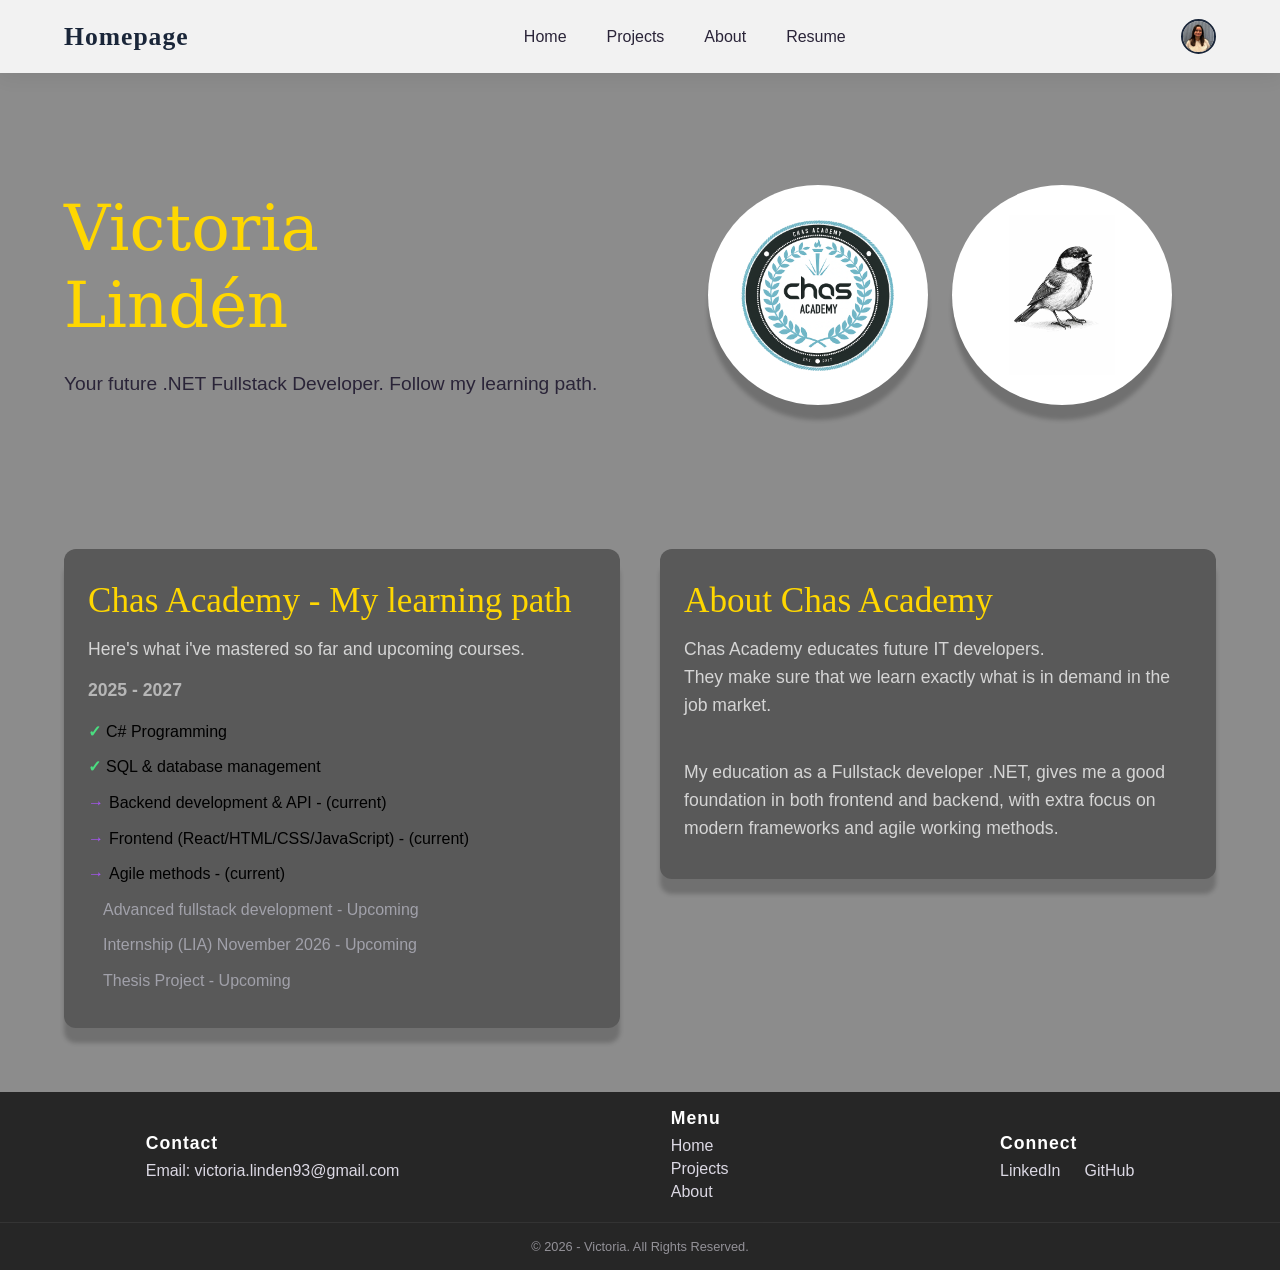
<file: index.html>
<!DOCTYPE html>
<html lang="en">
<head>
    <meta charset="UTF-8">
    <meta name="viewport" content="width=device-width, initial-scale=1.0">
    <title>Lab 1 - Frontend</title>
    <link rel="stylesheet" href="style.css">
    <script src="script.js" defer></script>
</head>
<body>
    <header>
        <nav>
            <div class="logo">Homepage</div>

            <ul class="nav-links">
                <li><a href="index.html">Home</a></li>
                <li><a href="project.html">Projects</a></li>
                <li><a href="about.html">About</a></li>
                <li><a href="resume.html">Resume</a></li>
            </ul>

            <div class="nav-right">
                <img src="images/userAvatar.jpg" alt="användarens-profilbild" class="user">
            </div>
        </nav>
    </header>

    <main>
        <!-- HERO SECTION  -->
        <section class="hero">
            <div class="hero-text">
                <h1>Victoria <br> Lindén</h1>
                <p>Your future .NET Fullstack Developer. Follow my learning path.</p>
            </div>

            <div class="hero-container"> 
                <div class="logo-slider"> <!--Unsure if i want to add more img later-->
                    <div class="logo-card"><img src="images/ChasTransparent.png" alt="chas academy logo"></div>
                    <div class="logo-card"><img src="images/parusM.webp" alt="logo of a deer"></div>
                </div>
            </div>
        </section>

        <!-- SCHOOL SECTION  -->
        <section class="school-section">
            <div class="school-container">

                <div class="learning-card">
                    <h2>Chas Academy - My learning path</h2>
                    <p>Here's what i've mastered so far and upcoming courses.</p>
                    <p class="years">2025 - 2027</p>

                    <ul class="learning-list">
                        <li class="completed">C# Programming</li>
                        <li class="completed">SQL & database management</li>
                        <li class="current">Backend development & API - (current)</li>
                        <li class="current">Frontend (React/HTML/CSS/JavaScript) - (current)</li>
                        <li class="current">Agile methods - (current)</li>
                        <li class="upcoming">Advanced fullstack development - Upcoming</li>
                        <li class="upcoming">Internship (LIA) November 2026 - Upcoming</li>
                        <li class="upcoming">Thesis Project - Upcoming</li>
                    </ul>
                </div>

                <div class="school-text">
                    <h2>About Chas Academy</h2>
                    <p>Chas Academy educates future IT developers.<br>
                        They make sure that we learn exactly what is in demand in the job market.
                    </p><br>
                    <p>My education as a Fullstack developer .NET, gives me a good foundation in both 
                        frontend and backend, with extra focus on modern frameworks and agile 
                        working methods.</p>
                </div>

            </div>
        </section>
    </main>

    <!-- FOOTER SECTION  -->
    <footer class="main-footer">
    <div class="footer-container">
        <div class="footer-section">
            <h4>Contact</h4>
            <p>Email: <a href="mailto:victoria.linden93@gmail.com">victoria.linden93@gmail.com</a></p>
        </div>

        <div class="footer-section">
            <h4>Menu</h4>
            <ul>
                <li><a href="index.html">Home</a></li>
                <li><a href="project.html">Projects</a></li>
                <li><a href="about.html">About</a></li>
            </ul>
        </div>

        <div class="footer-section">
            <h4>Connect</h4>
            <div class="social-links">
                <a href="https://www.linkedin.com/in/victoria-linden/">LinkedIn</a>
                <a href="https://github.com/Vic-Linden">GitHub</a>
            </div>
        </div>
    </div>

    <div class="footer-bottom">
        <p>&copy; 2026 - Victoria. All Rights Reserved.</p>
    </div>
</footer>
    
</body>
</html>
</file>
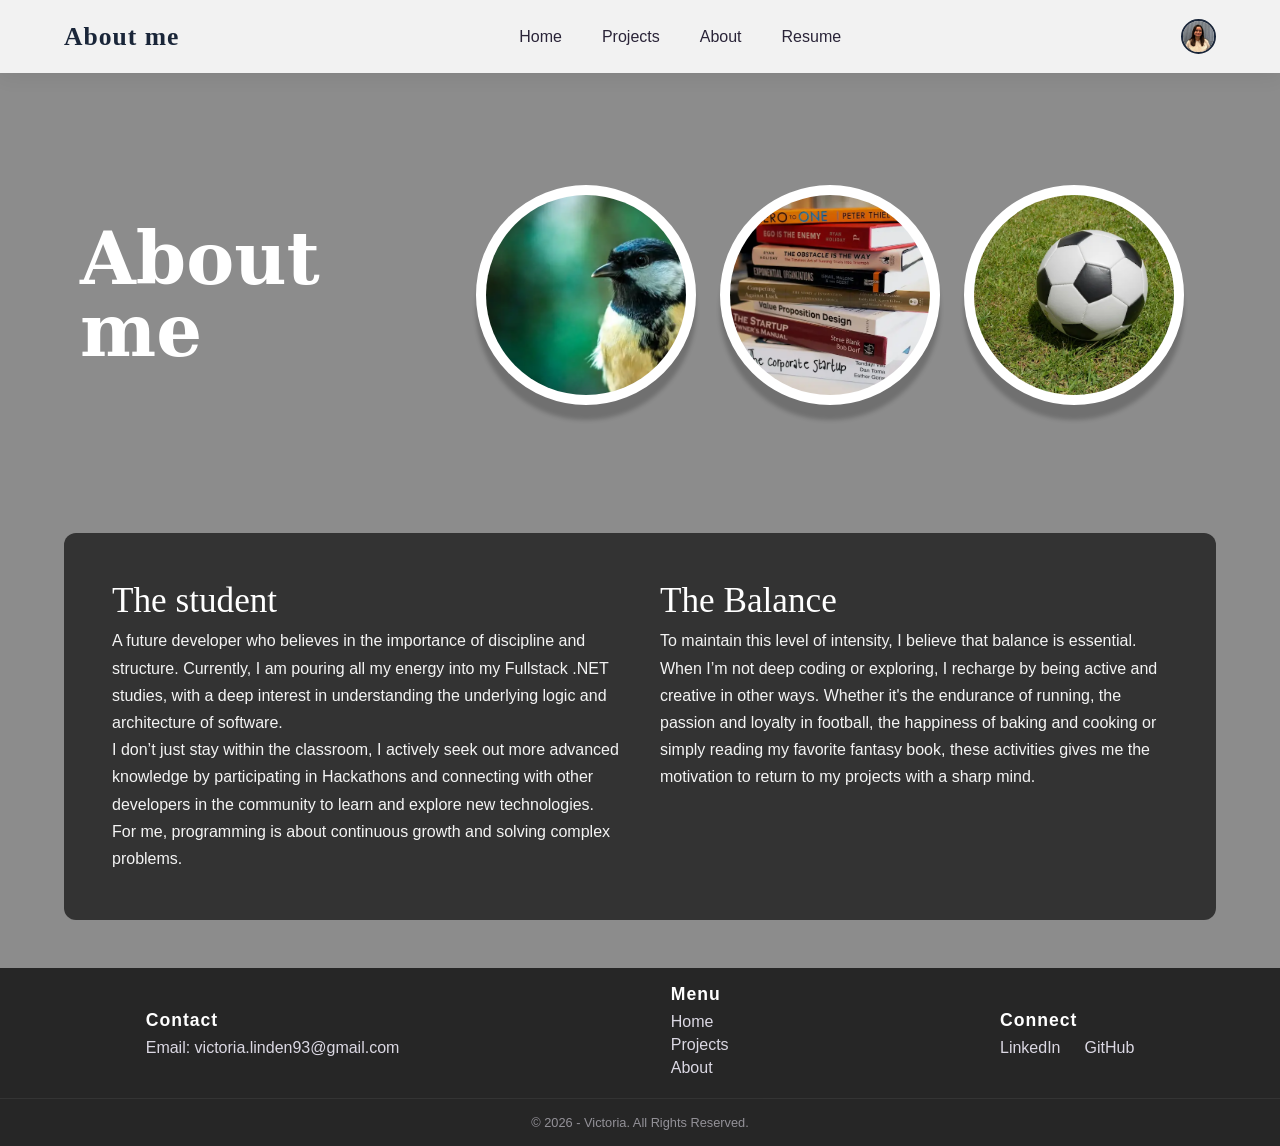
<file: about.html>
<!DOCTYPE html>
<html lang="en">
<head>
    <meta charset="UTF-8">
    <meta name="viewport" content="width=device-width, initial-scale=1.0">
    <title>Document</title>
    <link rel="stylesheet" href="style.css">
    <script src="script.js" defer></script>
</head>
<body>
    <header>
        <nav>
            <div class="logo">About me</div>

            <ul class="nav-links">
                <li><a href="index.html">Home</a></li>
                <li><a href="project.html">Projects</a></li>
                <li><a href="about.html">About</a></li>
                <li><a href="resume.html">Resume</a></li>
            </ul>

            <div class="nav-right">
                <img src="images/userAvatar.jpg" alt="användarens-profilbild" class="user">
            </div>
        </nav>
    </header>

    <main>

        <section class="about-section">
                <div class="about-header">
                    <h2>About me</h2>        
                </div>
        
                <div class="about-container">
                    <div class="about-slider">
                       <div class="about-card"><img src="images/parusMajor.webp" alt="My favorite bird of them all"></div>
                        <div class="about-card"><img src="images/books.webp" alt="stack of books"></div>
                        <div class="about-card"><img src="images/fotball.webp" alt="fotball"></div>
                    </div>
                </div>   
        </section>

        <section class="section-text">
            <div class="text-container">

                <div class="about-text">
                    <h2>The student</h2>
                    <p>A future developer who believes in the importance of discipline and 
                        structure. Currently, I am pouring all my energy into my Fullstack .NET 
                        studies, with a deep interest in understanding the underlying logic and 
                        architecture of software.<br>
                        I don’t just stay within the classroom, I actively seek out more advanced 
                        knowledge by participating in Hackathons and connecting with other 
                        developers in the community to learn and explore new technologies. 
                        For me, programming is about continuous growth and solving complex problems.
                    </p>
                </div>

                <div class="about-text">
                    <h2>The Balance</h2>
                    <p>To maintain this level of intensity, I believe that balance is essential. 
                        When I’m not deep coding or exploring, I recharge by being active and 
                        creative in other ways. Whether it's the endurance of running, the passion and loyalty in football, 
                        the happiness of baking and cooking or simply reading my favorite fantasy book, these activities gives me the 
                        motivation to return to my projects with a sharp mind.
                    </p>
                </div>

            </div>
        </section>
            
        

    </main>

    <!-- FOOTER SECTION  -->
    <footer class="main-footer">
    <div class="footer-container">
        <div class="footer-section">
            <h4>Contact</h4>
            <p>Email: <a href="mailto:victoria.linden93@gmail.com">victoria.linden93@gmail.com</a></p>
        </div>

        <div class="footer-section">
            <h4>Menu</h4>
            <ul>
                <li><a href="index.html">Home</a></li>
                <li><a href="project.html">Projects</a></li>
                <li><a href="about.html">About</a></li>
            </ul>
        </div>

        <div class="footer-section">
            <h4>Connect</h4>
            <div class="social-links">
                <a href="https://www.linkedin.com/in/victoria-linden/">LinkedIn</a>
                <a href="https://github.com/Vic-Linden">GitHub</a>
            </div>
        </div>
    </div>

    <div class="footer-bottom">
        <p>&copy; 2026 - Victoria. All Rights Reserved.</p>
    </div>
</footer>
    
</body>
</html>
</file>
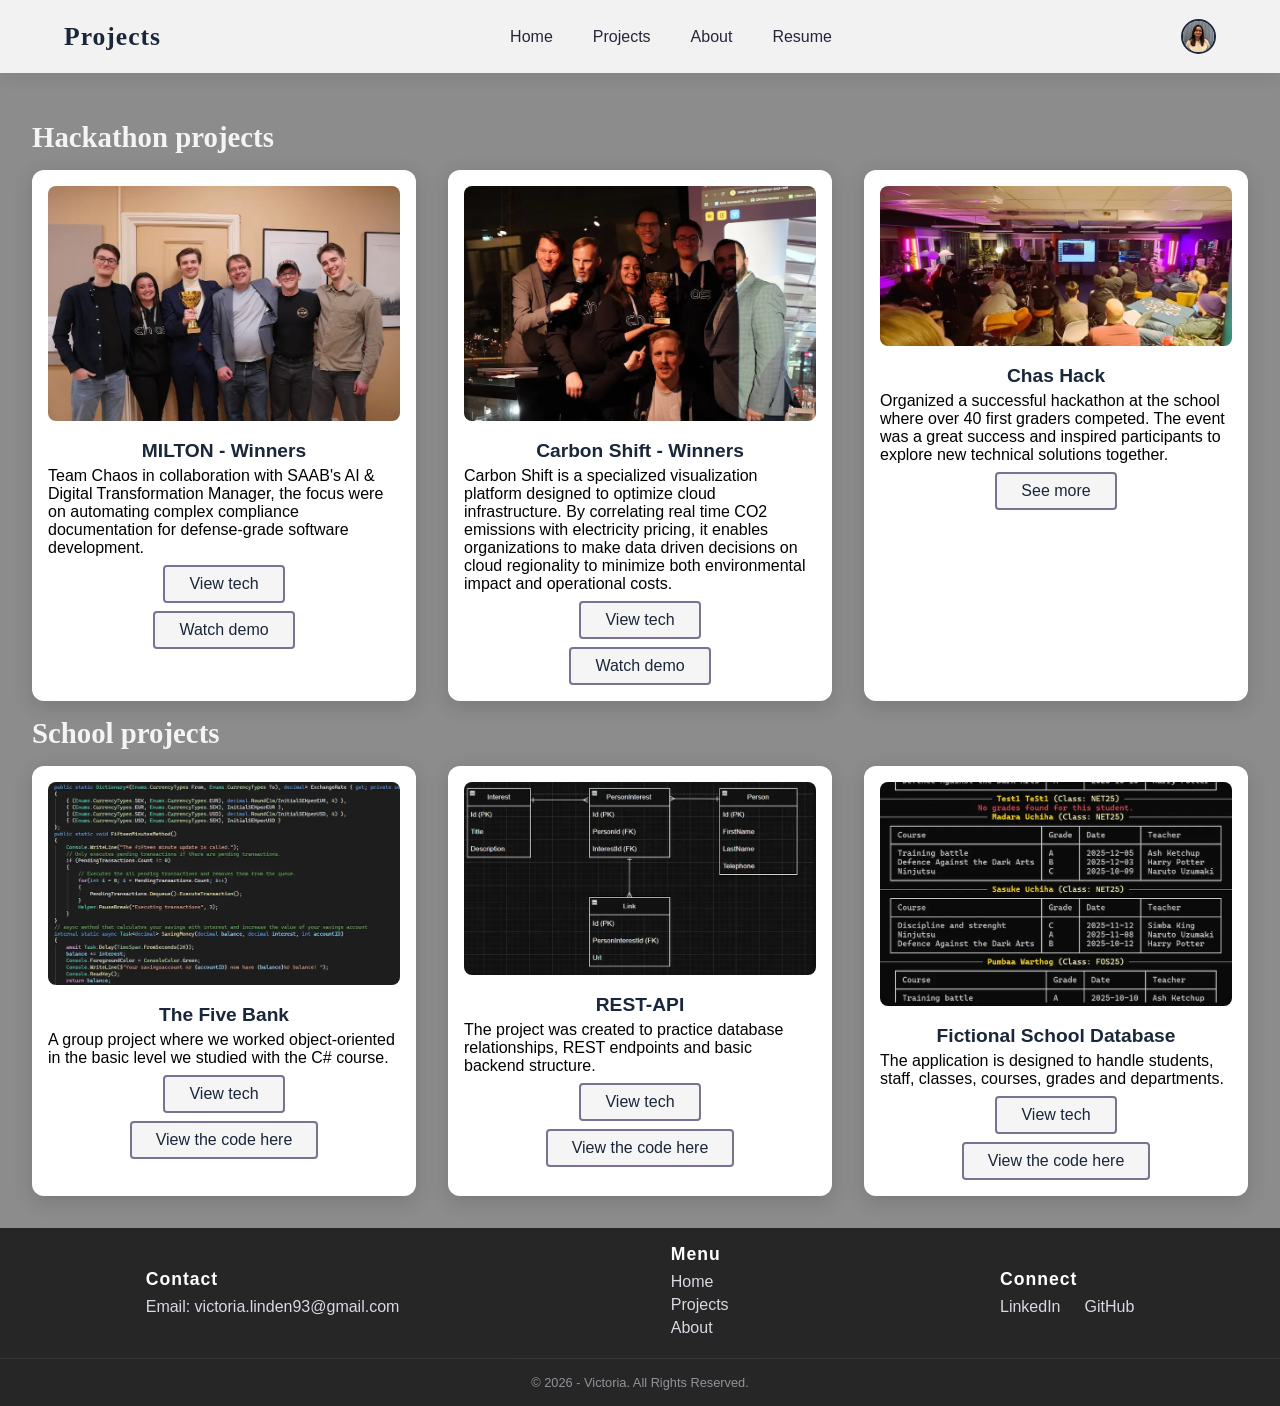
<file: project.html>
<!DOCTYPE html>
<html lang="en">
<head>
    <meta charset="UTF-8">
    <meta name="viewport" content="width=device-width, initial-scale=1.0">
    <title>Document</title>
    <link rel="stylesheet" href="style.css">
    <script src="script.js" defer></script>
</head>
<body>
    <header>
        <nav>
            <div class="logo">Projects</div>

            <ul class="nav-links">
                <li><a href="index.html">Home</a></li>
                <li><a href="project.html">Projects</a></li>
                <li><a href="about.html">About</a></li>
                <li><a href="resume.html">Resume</a></li>
            </ul>

            <div class="nav-right">
                <img src="images/userAvatar.jpg" alt="användarens-profilbild" class="user">
            </div>
        </nav>
    </header>

    <main>

        <section class="project-section">
            <div class="project-container">

                <div class="section-header">
                    <h2>Hackathon projects</h2>
                </div>

                <div class="hack-grid">
                    <div class="hack-item">
                        <img src="images/milton.webp" alt="group photo of the best gang">
                        <h3>MILTON - Winners</h3>
                        <p>Team Chaos in collaboration with SAAB's AI & Digital Transformation Manager, the focus were on automating complex compliance documentation for defense-grade software development.</p>
                        <a href="#modal-milton" class="info-btn">View tech</a>
                        <a href="https://www.youtube.com/watch?v=iUSQJafClFA">Watch demo</a>
                    </div>

                     <div id="modal-milton" class="modal">
                        <a href="#" class="modal-overlay"></a>
                        <div class="modal-content">
                            <h2>Tech stack:</h2>
                            <p>.NET, C#, Docker, AI</p>
                            <a href="#" class="modal-close">&times;</a>
                        </div>
                     </div>
                
                    <div class="hack-item">
                        <img src="images/grafana.webp" alt="group photo of the best gang">
                        <h3>Carbon Shift - Winners</h3>
                        <p>Carbon Shift is a specialized visualization platform designed to optimize cloud infrastructure. By correlating real time CO2 emissions with electricity pricing, it enables organizations to make data driven decisions on cloud regionality to minimize both environmental impact and operational costs.</p>
                        <a href="#modal-carbon" class="info-btn">View tech</a>
                        <a href="https://www.youtube.com/watch?v=okWQFswGp1A">Watch demo</a>
                    </div>

                    <div id="modal-carbon" class="modal">
                        <a href="#" class="modal-overlay"></a>
                        <div class="modal-content">
                            <h2>Tech stack:</h2>
                            <p>Tech: Grafana, AWS Bedrock</p>
                            <a href="#" class="modal-close">&times;</a>
                        </div>
                     </div>
                
                    <div class="hack-item">
                        <img src="images/chasHack.webp" alt="photo of talented developers">
                        <h3>Chas Hack</h3>
                        <p>Organized a successful hackathon at the school where over 40 first graders competed. The event was a great success and inspired participants to explore new technical solutions together.</p>
                        <a href="https://www.linkedin.com/company/chas-hack/">See more</a>
                    </div>
                </div>

                <div class="section-header">
                    <h2>School projects</h2>
                </div>

                <div class="school-grid">
                    <div class="school-item">
                        <img src="images/5bank.webp" alt="console image of bankapp">
                        <h3>The Five Bank</h3>
                        <p>A group project where we worked object-oriented in the basic level we studied with the C# course.</p>
                        <a href="#modal-bank" class="info-btn">View tech</a>
                        <a href="https://github.com/NadineL1/BankApp">View the code here</a>
                    </div>

                    <div id="modal-bank" class="modal">
                        <a href="#" class="modal-overlay"></a>
                        <div class="modal-content">
                            <h2>Tech stack:</h2>
                            <p>Tech: C#, Spectre Console</p>
                            <a href="#" class="modal-close">&times;</a>
                        </div>
                     </div>

                    <div class="school-item">
                        <img src="images/restAPI.webp" alt="school project">
                        <h3>REST-API</h3>
                        <p>The project was created to practice database relationships, REST endpoints and basic backend structure.</p>
                        <a href="#modal-api" class="info-btn">View tech</a>
                        <a href="https://github.com/Vic-Linden/REST-API">View the code here</a>
                    </div>

                    <div id="modal-api" class="modal">
                        <a href="#" class="modal-overlay"></a>
                        <div class="modal-content">
                            <h2>Tech stack:</h2>
                            <p>Tech: C#, ASP.NET Core Minimal API, Code First, Asynchronous programming (async/await)</p>
                            <a href="#" class="modal-close">&times;</a>
                        </div>
                     </div>


                    <div class="school-item">
                        <img src="images/schoolDB.webp" alt="school project">
                        <h3>Fictional School Database</h3>
                        <p>The application is designed to handle students, staff, classes, courses, grades and departments.</p>
                        <a href="#modal-DB" class="info-btn">View tech</a>
                        <a href="https://github.com/Vic-Linden/SchoolDb">View the code here</a>
                    </div>

                    <div id="modal-DB" class="modal">
                        <a href="#" class="modal-overlay"></a>
                        <div class="modal-content">
                            <h2>Tech stack:</h2>
                            <p>Tech: C#, Entity Framework Core, SQL </p>
                            <a href="#" class="modal-close">&times;</a>
                        </div>
                     </div>
                </div>

            </div>
        </section>

    </main>

    <!-- FOOTER SECTION  -->
    <footer class="main-footer">
    <div class="footer-container">
        <div class="footer-section">
            <h4>Contact</h4>
            <p>Email: <a href="mailto:victoria.linden93@gmail.com">victoria.linden93@gmail.com</a></p>
        </div>

        <div class="footer-section">
            <h4>Menu</h4>
            <ul>
                <li><a href="index.html">Home</a></li>
                <li><a href="project.html">Projects</a></li>
                <li><a href="about.html">About</a></li>
            </ul>
        </div>

        <div class="footer-section">
            <h4>Connect</h4>
            <div class="social-links">
                <a href="https://www.linkedin.com/in/victoria-linden/">LinkedIn</a>
                <a href="https://github.com/Vic-Linden">GitHub</a>
            </div>
        </div>
    </div>

    <div class="footer-bottom">
        <p>&copy; 2026 - Victoria. All Rights Reserved.</p>
    </div>
</footer>
    
</body>
</html>
</file>
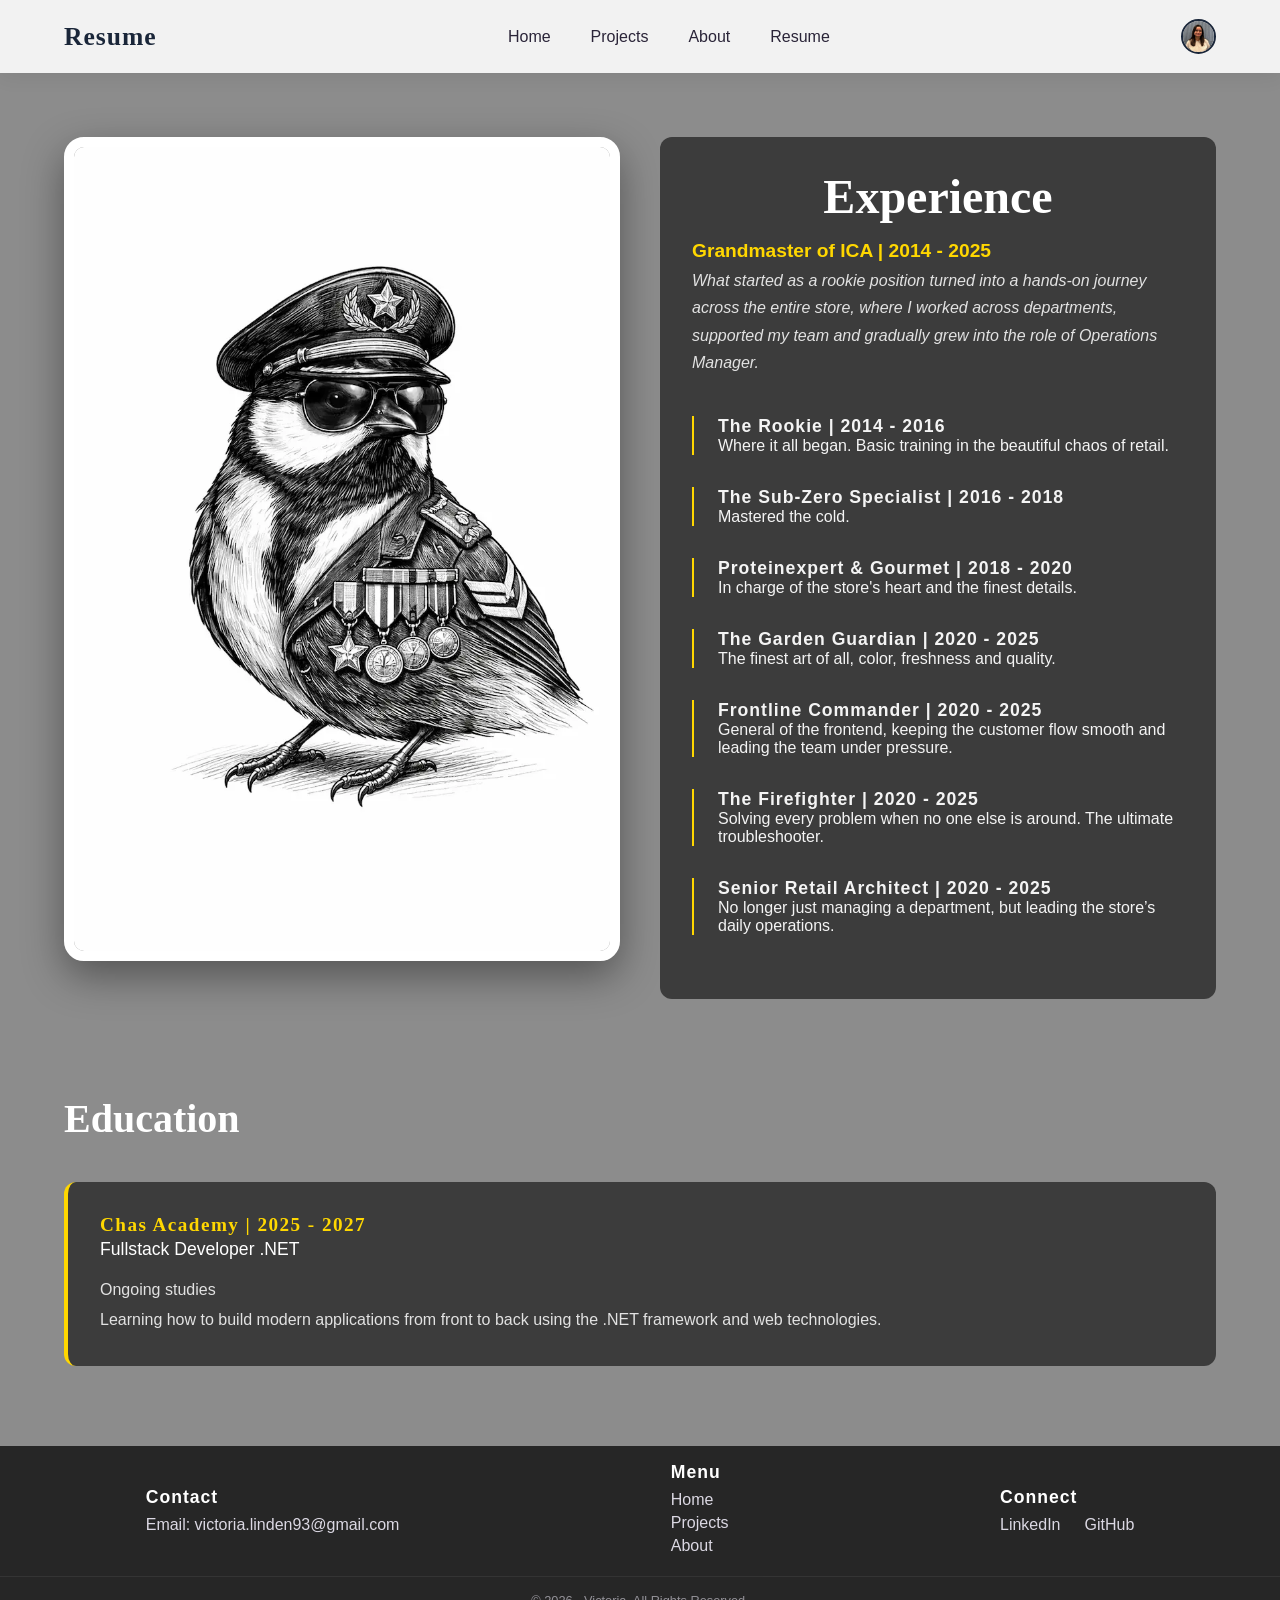
<file: resume.html>
<!DOCTYPE html>
<html lang="en">
<head>
    <meta charset="UTF-8">
    <meta name="viewport" content="width=device-width, initial-scale=1.0">
    <title>Document</title>
    <link rel="stylesheet" href="style.css">
    <script src="script.js" defer></script>
</head>
<body>
    <header>
        <nav>
            <div class="logo">Resume</div>

            <ul class="nav-links">
                <li><a href="index.html">Home</a></li>
                <li><a href="project.html">Projects</a></li>
                <li><a href="about.html">About</a></li>
                <li><a href="resume.html">Resume</a></li>
            </ul>

            <div class="nav-right">
                <img src="images/userAvatar.jpg" alt="användarens-profilbild" class="user">
            </div>
        </nav>
    </header>

    <main>

        <section class="resume-section">
  
            <div class="resume-header">
                
                <div class="resume-photo">
                    <img src="images/masterparus.webp" alt="fågel">
                </div>

                <div class="resume-experience">
                    <h2>Experience</h2>
                    <h3>Grandmaster of ICA | 2014 - 2025</h3>
                    <p>What started as a rookie position turned into a hands-on journey across the entire store, 
                        where I worked across departments, supported my team and gradually grew 
                        into the role of Operations Manager.
                    </p>

                    <ul class="roles">
                        <li><strong>The Rookie | 2014 - 2016</strong><br>
                        Where it all began. Basic training in the beautiful chaos of retail.
                        </li>
                        <li><strong>The Sub-Zero Specialist | 2016 - 2018</strong><br>
                        Mastered the cold.
                        </li>
                        <li><strong>Proteinexpert & Gourmet | 2018 - 2020</strong><br>
                        In charge of the store's heart and the finest details.
                        </li>
                        <li><strong>The Garden Guardian | 2020 - 2025</strong><br>
                        The finest art of all, color, freshness and quality.
                        </li>
                        <li><strong>Frontline Commander | 2020 - 2025</strong><br>
                        General of the frontend, keeping the customer flow smooth and leading the team under pressure.
                        </li>
                        <li><strong>The Firefighter | 2020 - 2025</strong><br>
                        Solving every problem when no one else is around. The ultimate troubleshooter.
                        </li>
                        <li><strong>Senior Retail Architect | 2020 - 2025</strong><br>
                        No longer just managing a department, but leading the store’s daily operations.
                        </li>
                    </ul>
                </div>

            </div>
        </section>

        <section class="education-section">
            <div class="resume-education">
                <h2>Education</h2>
                <div class="education-card">
                    <h3>Chas Academy | 2025 - 2027</h3>
                    <h4>Fullstack Developer .NET</h4>
                    <p class="status">Ongoing studies</p>
                    <p>Learning how to build modern applications from front to back using the .NET framework and web technologies.</p>
                </div>
            </div>
        </section>

    </main>


        <!-- FOOTER SECTION  -->
    <footer class="main-footer">
    <div class="footer-container">
        <div class="footer-section">
            <h4>Contact</h4>
            <p>Email: <a href="mailto:victoria.linden93@gmail.com">victoria.linden93@gmail.com</a></p>
        </div>

        <div class="footer-section">
            <h4>Menu</h4>
            <ul>
                <li><a href="index.html">Home</a></li>
                <li><a href="project.html">Projects</a></li>
                <li><a href="about.html">About</a></li>
            </ul>
        </div>

        <div class="footer-section">
            <h4>Connect</h4>
            <div class="social-links">
                <a href="https://www.linkedin.com/in/victoria-linden/">LinkedIn</a>
                <a href="https://github.com/Vic-Linden">GitHub</a>
            </div>
        </div>
    </div>

    <div class="footer-bottom">
        <p>&copy; 2026 - Victoria. All Rights Reserved.</p>
    </div>
</footer>
    
</body>
</html>
</file>
<file: style.css>
* {
    margin: 0;
    padding: 0;
    box-sizing: border-box;
}

body {
    background: #8C8C8C;
    font-family:'Segoe UI', Tahoma, Geneva, Verdana, sans-serif
}

header {
    background: #F2F2F2;
    padding: 1.2rem 5%;
    position: sticky; 
    top: 0;
    z-index: 1000;
    backdrop-filter: blur(20px);
    box-shadow: 0 2px 20px rgba(0, 0, 0, 0.08);
}

nav { 
    display: flex;
    justify-content: space-between;
    align-items: center;
    max-width: 1400px;
    margin: 0 auto;
}

.logo {
    font-size: 1.6rem;
    color: #1a2639;
    font-weight: 600;
    font-family: "Georgia", serif;
    letter-spacing: 1px;
}

.nav-links {
    display: flex;
    gap: 2.5rem;
    list-style: none;
}

.nav-links a {
    text-decoration: none;
    color: #2a2438;
    font-size: 1rem;
    transition: all 0.3s ease;
    position: relative;
}

.nav-links a:hover {
    color: #ffd700;
}

.nav-links a::after { 
    content: "";
    position: absolute;
    bottom: -5px; 
    left: 0;
    width: 0;
    height: 2px;
    background: #ffd700;
    transition: width 0.3s ease;
}

.nav-links a:hover::after {
    width: 100%;
}

.nav-right {
    display: flex;
    gap: 2rem;
    align-items: center;
}

.user {
    width: 35px;
    height: 35px;
    border-radius: 50%;
    object-fit: cover;
    cursor: pointer;
    border: 2px solid #1a2639;
}

/* HERO SECTION  */
.hero {
    padding: 5rem 5% 3rem;
    display: grid;
    grid-template-columns: 1fr 1fr;
    gap: 3rem;
    align-items: center;
    max-width: 1400px;
    margin: 0 auto;
}

.hero-text h1 {
    font-size: 4rem;
    color: #ffd700;
    margin-bottom: 1.5rem;
    line-height: 1.2;
    font-weight: 400;
    font-family: "Georgia", "serif";
}

.hero-text p {
    color: #2a2438;
    line-height: 1.7;
    font-size: 1.2rem;
}

.hero-container {
    position: relative;
    padding: 2rem;
}

.logo-slider {
    display: flex; 
    gap: 1.5rem;
    justify-content: center;
    align-items: center;
    transition: transform 1s ease;
}

.logo-card {
    background: white;
    padding: 10px;
    border-radius: 50%;
    width: 220px;
    height: 220px;
    display: flex;
    align-items: center;
    justify-content: center;
    box-shadow: 0 15px 4px rgba(0,0,0,0.2);
    transition: transform 0.5s ease;
}

.logo-card:hover {
    transform: translateY(-10px)
}

.logo-card img {
    width: 160px;
    height: 160px;
    object-fit: contain; 
}

/*---------- SCHOOL SECTION ---------- */
.school-section {
    padding: 4rem 5%;
    max-width: 1400px;
    margin: 0 auto;
}

.school-container {
    display: grid;
    grid-template-columns: repeat(auto-fit, minmax(220px, 1fr));
    gap: 2.5rem;
    max-width: 100%; 
    margin: 0 auto;
    align-items: flex-start;
}

.learning-card, 
.school-text {
    background: #595959;
    padding: 1.5rem;
    border-radius: 12px;
    box-shadow: 0 15px 4px rgba(0,0,0,0.2);
    line-height: 1.6;
}

.learning-card h2,
.school-text h2 {
    font-size: 2.2rem;
    color: #ffd700;
    font-weight: 400;
    font-family: "Georgia", serif;
    margin-bottom: 5px;
}

.learning-card p,
.school-text p {
    color: #f4f4f4;
    font-size: 1.1rem;
    opacity: 0.8;
    margin-bottom: 0.8rem;
    font-family: Arial, Helvetica, sans-serif;
}

.learning-card p.years {
    color: #f4f4f4;
    font-weight: bold;
    opacity: 0.6;
    margin-bottom: 15px;
}

.learning-list {
    list-style: none;
}

.learning-list li {
    margin-bottom: 10px;
    display: flex; 
    align-items: flex-start; 
}

.learning-list li.completed::before {
    content: "✓"; 
    color: #4ade80;
    margin-right: 5px;
    font-weight: bold;
}

.learning-list li.current::before {
    content: "→"; 
    color: #a855f7;
    margin-right: 5px;
    font-weight: bold;
}

.learning-list li.upcoming {
    color: #a1a1aa;
    padding-left: 15px;
}

.school-text {
    background: #595959;
    padding: 1.5rem;
    border-radius: 12px;
    box-shadow: 0 15px 4px rgba(0,0,0,0.2);
    line-height: 1.6;
} 

/*-------------- FOOTER SECTION ------------ */
.main-footer {
    background-color: #262626;
    color: #dbd8e3;
    padding: 1rem 0;
    font-family: sans-serif;
}

.footer-container {
    display: flex;
    justify-content: space-around;
    align-items: center;
    max-width: 1400px;
    margin: 0 auto;
    padding: 0 20px;
    flex-wrap: wrap;
    gap: 20px;
}

.footer-section h4 {
    color: #fff;
    margin-bottom: 8px;
    font-size: 1.1rem;
    letter-spacing: 1px;
}

.footer-section ul {
    list-style: none;
}

.footer-section ul li {
    margin-bottom: 5px;
}

.social-links {
    display: flex;
    gap: 24px;
}

.footer-section a {
    color: #dbd8e3;
    text-decoration: none;
    font-size: 1rem;
    transition: color 0.3s;
}

.footer-section a:hover {
    color: #ffd700;
}

.footer-bottom {
    text-align: center;
    margin-top: 1rem;
    padding-top: 1rem;
    border-top: 1px solid rgba(255, 255, 255, 0.1);
    font-size: 0.8rem;
    opacity: 0.6;
}

/* --------PROJECTS----- HACKATHON-------- */
.project-container {
    padding: 2rem;
    max-width: 1400px;
    margin: 0 auto;
}

.section-header {
    font-size: 1.2rem;
    color: #f4f4f4;
    font-weight: 400;
    font-family: "Georgia", serif;
    margin: 1rem 0;
}

.hack-grid,
.school-grid {
    display: grid;
    grid-template-columns: repeat(auto-fit, minmax(260px, 1fr));
    gap: 2rem;
}

.hack-item,
.school-item {
    display: flex;
    flex-direction: column;
    align-items: center;
    background: white;
    padding: 1rem;
    border-radius: 12px;
    box-shadow: 0 5px 20px rgba(0, 0, 0, 0.15);
    transition: all 0.3s ease;
}

.hack-item:hover,
.school-item:hover {
    transform: translateY(-10px);
}

.hack-item img,
.school-item img {
    width: 100%;
    object-fit: cover;
    margin-bottom: 1.2rem;
    border-radius: 8px;
}

.hack-item h3,
.school-item h3 {
    font-size: 1.2rem;
    margin-bottom: 0.3rem;
    color: #1a2639;
    font-weight: 700;
}

.tech {
    color: #ffd700;
    margin-top: 0.5rem;
}

.hack-item a,
.school-item a {
    text-decoration: none;
   background: whitesmoke;
   border: 2px solid #7b7194;
   color: #1a2639;
   padding: 0.5rem 1.5rem;
   margin-top: 0.5rem;
   border-radius: 4px;
   font-weight: 500;
   transition: all 0.3s ease;
}

.hack-item a:hover,
.school-item a:hover {
    background: #ffd700;
    color: black;
}

.info-btn {
    text-decoration: none;
    background: whitesmoke;
    border: 2px solid #7b7194;
    color: #1a2639;
    padding: 0.5rem 1.5rem;
    margin-top: 0.5rem;
    border-radius: 4px;
    font-weight: 500;
    transition: all 0.3s ease;
    display: inline-block;
}

/*----- MODAL ----*/
.modal {
    position: fixed;
    inset: 0;
    display: none;
    z-index: 9999;
}

.modal:target {
    display: block;
}

.modal-overlay {
    position: absolute;
    inset: 0;
    background: rgba(26, 38, 57, 0.65);
    display: block; 
}

.modal-content {
    position: relative;
    background: white;
    width: 520px;
    max-width: 95%;
    margin: 5rem auto;
    border-radius: 12px;
    box-shadow: 0 5px 20px rgba(0, 0, 0, 0.25);
    padding: 1.25rem 1.25rem 1rem;
}

.modal-close {
    position: absolute;
    top: 10px;
    right: 12px;
    text-decoration: none;
    font-size: 1.8rem;
    line-height: 1;
    color: #7b7194;
}

.modal-close:hover {
    color: #ffd700;
}

/* ----------------- ABOUT --------- */
.about-section {
    padding: 5rem 5% 3rem;
    display: grid;
    grid-template-columns: 1fr 1fr;
    gap: 3rem;
    align-items: center;
    max-width: 1400px;
    margin: 0 auto;
}

.about-header {
    font-size: 3rem;
    color: #ffff;
    margin: 1rem;
    line-height: 1;
    font-weight: 400;
    font-family: "Georgia", "serif";
}

.about-container {
    position: relative;
    padding: 2rem;
}

.about-slider {
    display: flex; 
    gap: 1.5rem;
    justify-content: center;
    align-items: center;
    transition: transform 1s ease;
}

.about-card {
    background: white;
    border-radius: 50%;
    width: 220px;
    height: 220px;
    display: flex;
    align-items: center;
    justify-content: center;
    box-shadow: 0 15px 4px rgba(0,0,0,0.2);
    transition: transform 0.5s ease;
    overflow: hidden;
    border: 10px solid white;
}

.about-card:hover {
    transform: translateY(-10px);
}

.about-card img {
    width: 100%;
    height: 100%;
    object-fit: cover;
    object-position: center;
    display: block;
}

.section-text {
    padding: 3rem 5%;
    max-width: 1400px;
    margin: 0 auto;
}

.text-container {
    display: grid;
    grid-template-columns: repeat(auto-fit, minmax(220px, 1fr));
    gap: 2.5rem;
    margin: 0 auto;
    align-items: flex-start;
    background: #333;
    padding: 3rem;
    border-radius: 12px;
    color: #f4f4f4;
}

.about-text h2 {
    font-size: 2.2rem;
    color: #ffff;
    font-weight: 400;
    font-family: "Georgia", serif;
    margin-bottom: 6px;
}

.about-text p {
    font-size: 1rem;
    opacity: 1;
    line-height: 1.7;
}

/* ------------- RESUME PAGE ------------ */
.resume-section {
    padding: 4rem 5%;
    max-width: 1400px;
    margin: 0 auto;
}

.resume-header h2 {
    font-size: 3rem;
    color: #fff;
    font-family: "Georgia", serif;
    margin-bottom: 1rem;
    text-align: center;
}

.resume-header {
    display: grid;
    grid-template-columns: repeat(auto-fit, minmax(220px, 1fr));
    gap: 2.5rem;
    max-width: 100%; 
    margin: 0 auto;
    align-items: flex-start;
}

.resume-photo img {
    width: 100%;
    border-radius: 20px;
    border: 10px solid white;
    box-shadow: 0 15px 40px rgba(0,0,0,0.4);
}

.resume-experience {
    background: rgba(51, 51, 51, 0.9);
    padding: 2rem;
    border-radius: 12px;
    color: #f4f4f4;
}

.resume-experience h3 {
    font-size: 1.2rem;
    color: #ffd700;
    margin-bottom: 0.3rem;
}

.resume-experience p {
    line-height: 1.7;
    margin-bottom: 2.5rem;
    font-style: italic;
    opacity: 0.9;
}

.roles {
    list-style: none;
    padding: 0;
}

.roles li {
    margin-bottom: 2rem;
    padding-left: 1.5rem;
    border-left: 2px solid #ffd700;
    position: relative;
}

.roles li strong {
    font-size: 1.1rem;
    color: #f4f4f4;
    letter-spacing: 1px;
}

/* -------------- EDUCATION SECTION -------- */
.education-section {
    padding: 2rem 5% 5rem;
    max-width: 1400px;
    margin: 0 auto;
}

.resume-education {
    display: grid;
    grid-template-columns: 1fr;
    gap: 0.5rem;
}

.education-card {
    background: rgba(51, 51, 51, 0.9);
    padding: 2rem;
    border-radius: 12px;
    color: #f4f4f4;
    border-left: 4px solid #ffd700;
}

.resume-education h2 {
    font-size: 2.5rem;
    color: #fff;
    font-family: "Georgia", serif;
    margin-bottom: 2rem;
}

.education-card h3 {
    font-size: 1.2rem;
    font-family: "Georgia", serif;
    color: #ffd700;
    margin-bottom: 0.2rem;
    letter-spacing: 0.09rem;
}

.education-card h4 {
    font-size: 1.1rem;
    color: #fff;
    margin-bottom: 1rem;
    font-weight: normal;
}

.status {
    font-size: 0.9rem;
    margin-bottom: 0.2rem;
}

.education-card p {
    line-height: 1.7;
    opacity: 0.9;
    font-size: 1rem;
}


/* -------RESPONSIVE DESIGN ------  */
@media (max-width: 1024px){
    .hero-text h1 {
        font-size: 3rem;
    }

    .logo-card {
        width: 180px;
        height: 180px;
    }

    .logo-card img {
        width: 130px;
        height: 130px;
    }

    .about-section {
        grid-template-columns: 1fr;
        text-align: center;
        gap: 2rem;
        padding-top: 3rem;
    }

    .about-slider {
        flex-wrap: wrap; /*Pictures jumps down a row if they cant fit */
        justify-content: center;
    }

    .about-card {
        width: 180px;
        height: 180px;
    }

    .resume-header {
        grid-template-columns: 1fr;
        justify-items: center;
    }

    .resume-photo {
        order: -1; /* Moves the image above the text on smaller screens */
    }
}

@media (max-width: 768px){
    nav {
        flex-direction: column;
        gap: 1rem;
    }

    .nav-links {
        flex-wrap: wrap;
        justify-content: center;
    }

    .hero {
        grid-template-columns: 1fr;
        text-align: center;
        padding-top: 2rem;
    }

    .hero-text h1 {
        font-size: 2.5rem;
    }

    .logo-card {
        width: 150px;
        height: 150px;
        margin: 0 auto;
    }

    .logo-card img {
        width: 100px;
        height: 100px;
    }

    .logo-slider {
        flex-wrap: wrap;
    }

    .school-container {
        grid-template-columns: 1fr;
        text-align: center;
    }

    .social-links {
        justify-content: center;
    }

    .hack-grid,
    .school-grid {
        grid-template-columns: 1fr;
    }

    .resume-header h2, 
    .resume-education h2 {
        font-size: 2rem;
        text-align: left;
    }

    .resume-experience, .education-card {
        padding: 1.5rem;
    }
}

@media (max-width: 600px) {
    .about-header {
        font-size: 2.2rem;
    }

    .about-card {
        width: 150px;
        height: 150px;
        border-width: 6px; /*thin out the border */
    }

    .text-container {
        padding: 1.5rem;
        gap: 1.5rem;
    }

    .about-text h2 {
        font-size: 1.8rem;
    }
}

@media (max-width: 480px){
    .hero-text h1 {
        font-size: 2rem;
    }

    .nav-links a {
        font-size: 0.9rem;
    }

    .modal-content{
    margin: 3rem auto;
  }
}

/* ---- EASTER EGG ----- */
/* animation for the confetti falling down the screen */
@keyframes fall {
    to {
        transform: translateY(100vh);
    }
}
</file>
